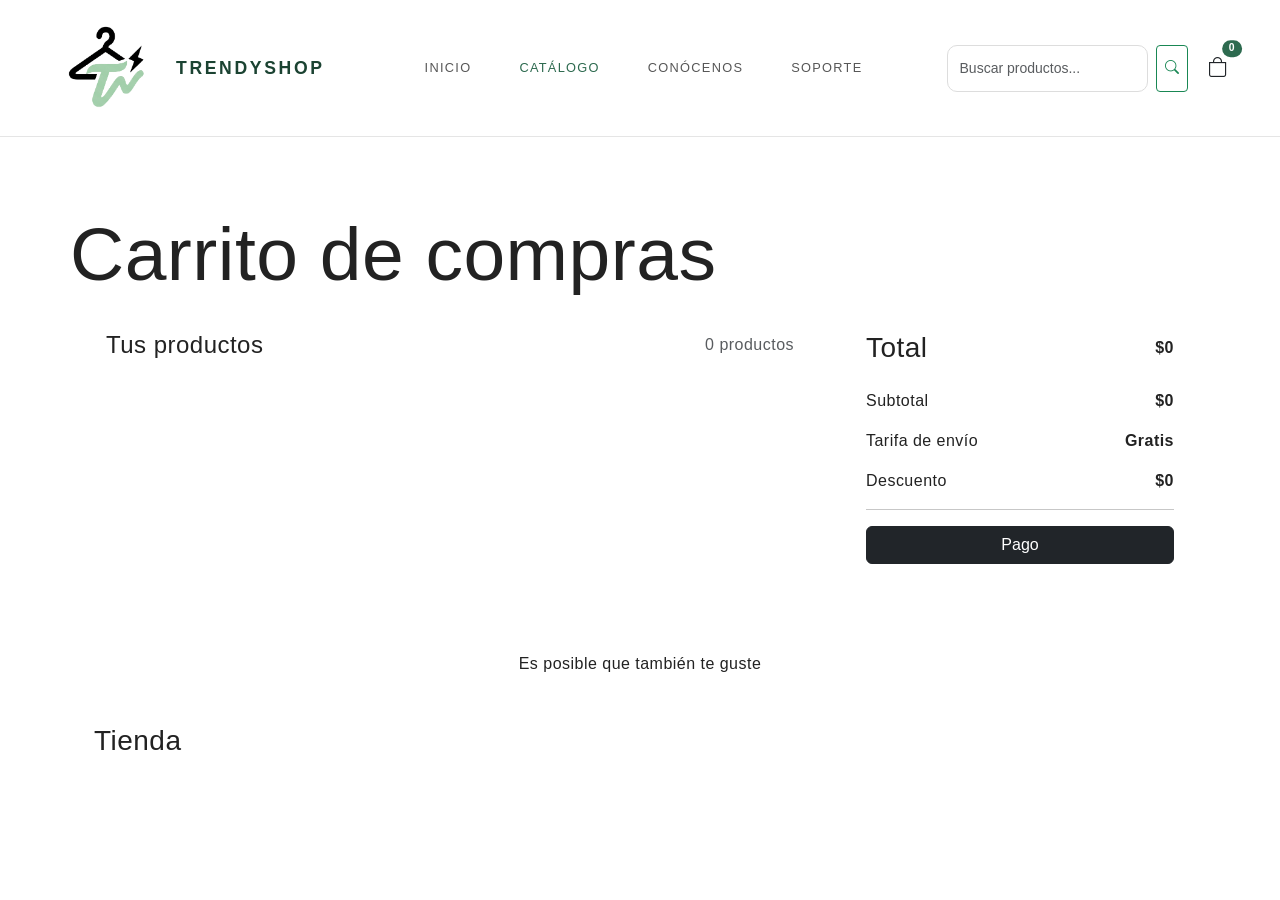
<file: Carrito.html>
<!DOCTYPE html>
<html lang="en">
<head>
    <meta name="viewport" content="width=device-width, initial-scale=1.0">
    
    <!-- Bootstrap CSS -->
    <link href="https://cdn.jsdelivr.net/npm/bootstrap@5.3.0/dist/css/bootstrap.min.css" rel="stylesheet">
    <!-- Iconos de Bootstrap para el carrito y redes sociales -->
    <link rel="stylesheet" href="https://cdn.jsdelivr.net/npm/bootstrap-icons@1.11.3/font/bootstrap-icons.min.css">
    <link rel="stylesheet" href="./css/style.css">
    <title>Tu Carrito</title>
</head>
<body>
    <body>
    <!-- NAVBAR -->
    <header>
        <nav class="navbar navbar-expand-lg navbar-light bg-white fixed-top border-bottom">
            <div class="container-fluid px-5">
                <a class="navbar-brand d-flex align-items-center gap-2" href="./index.html">
                    <img src="./assets/images/Logo.png" alt="Logo TrendyShop" height="35">
                    <span class="fw-bold">TrendyShop</span>
                </a>
                
                <div class="collapse navbar-collapse justify-content-center" id="navbarNav">
                    <ul class="navbar-nav gap-3">
                        <li class="nav-item"><a class="nav-link" href="./index.html">Inicio</a></li>
                        <li class="nav-item"><a class="nav-link active" href="./catalogo.html">Catálogo</a></li>
                        <li class="nav-item"><a class="nav-link" href="./quienes-somos.html">Conócenos</a></li>
                        <li class="nav-item"><a class="nav-link" href="./contactanos.html">Soporte</a></li>
                    </ul>
                </div>

                <div class="d-flex align-items-center gap-3">
                    <form class="d-flex" role="search">
                        <input class="form-control form-control-sm me-2" type="search" placeholder="Buscar productos..." aria-label="Search">
                        <button class="btn btn-outline-success btn-sm" type="submit"><i class="bi bi-search"></i></button>
                    </form>
                    
                    <a href="#" class="btn btn-outline-light position-relative p-1 text-dark">
                        <i class="bi bi-bag fs-5"></i>
                        <span id="carrito-contador" class="position-absolute top-0 start-100 translate-middle badge rounded-pill bg-success">0</span>
                    </a>
                </div>
            </div>
        </nav>
    </header>
<!-- MENÚ DE PASOS -->
  <section class="checkout-steps-wrapper">
    <div class="container">
      <div class="checkout-steps">

        <div class="step active">
          <span class="step-number">1</span>
          <span class="step-text">Carrito de compras</span>
        </div>

        <div class="step-line"></div>

        <div class="step">
          <span class="step-number">2</span>
          <span class="step-text">Pago</span>
        </div>

        <div class="step-line"></div>

        <div class="step">
          <span class="step-number">3</span>
          <span class="step-text">Opiniones</span>
        </div>

      </div>
    </div>
  </section>


 <main class="container my-5 pt-5 pagina-carrito">

  <h1 class="row">Carrito de compras</h1>

  <section class="row g-4">
    
    <!-- COLUMNA IZQUIERDA: PRODUCTOS -->
    <div class="col-12 col-lg-8">
      <div class="bloque-carrito p-4">

        <div class="d-flex justify-content-between align-items-center mb-4">
          <h2 class="h4 mb-0">Tus productos</h2>
          <span class="text-muted" id="cantidadProductosTexto">0 productos</span>
        </div>

        <!-- Aquí JS pinta los productos -->
        <div id="checkoutItems"></div>

      </div>
    </div>

    <!-- COLUMNA DERECHA: RESUMEN -->
    <div class="col-12 col-lg-4">
      <aside class="resumen-sticky">

        <div class="bloque-resumen p-4 mb-3">
          <div class="d-flex justify-content-between align-items-center mb-4">
            <h2 class="h3 mb-0">Total</h2>
            <strong class="total-destacado" id="checkoutTotal">$0</strong>
          </div>

          <div class="d-flex justify-content-between mb-3">
            <span>Subtotal</span>
            <strong id="checkoutSubtotal">$0</strong>
          </div>

          <div class="d-flex justify-content-between mb-3">
            <span>Tarifa de envío</span>
            <strong id="checkoutEnvio">Gratis</strong>
          </div>

          <div class="d-flex justify-content-between mb-3">
            <span>Descuento</span>
            <strong id="checkoutDescuento">$0</strong>
          </div>

          <hr>

          <!-- CUPÓN 
          <div class="cupon-box p-3 mb-3">
            <label for="couponInput" class="form-label fw-semibold mb-2">
              Cupón o descuento
            </label>

            <div class="d-flex gap-2">
              <input
                type="text"
                id="couponInput"
                class="form-control"
                placeholder="Escribe tu cupón"
              >
              <button id="applyCouponBtn" class="btn btn-outline-dark">
                Aplicar
              </button>
            </div>
        

            <small id="couponMessage" class="d-block mt-2 text-muted">
              Usa por ejemplo: <strong>DESCUENTO10</strong>
            </small>
          </div>
          -->

          <button id="finalizarCompraBtn" class="btn btn-dark w-100 btn-pagar">
            Pago
          </button>
        </div>

      </aside>
    </div>
  </section>




  <!-- RECOMENDADOS -->
  <section class="mt-5">
    <div class="titulo-recomendados text-center mb-4">
      <span>Es posible que también te guste</span>
    </div>
<main class="container my-5">
  <h1 class="h3 fw-normal mb-4">Tienda</h1>

  <!-- Aquí JS mete los productos -->
  <div class="row g-4" id="contenedor-productos"></div>
    <template id="molde-tarjeta">
    <div class="col-12 col-sm-6 col-md-4 col-lg-3">
      <div class="card h-100 border-0 position-relative tarjeta-producto">

        <span
          class="position-absolute top-0 start-0 bg-dark text-white px-2 py-1 m-2 fw-bold etiqueta-descuento"
          style="font-size: 0.75rem;"
        ></span>

        <div
          class="bg-light d-flex align-items-center justify-content-center p-3"
          style="height: 250px;"
        >
          <img
            src=""
            class="img-fluid object-fit-contain imagen-producto"
            alt=""
          >
        </div>

        <div class="card-body p-2 d-flex flex-column text-center">
          <h5 class="card-title h6 fw-semibold mb-1 text-dark text-truncate titulo-producto"></h5>

          <p class="card-text text-muted small mb-2 text-truncate descripcion-producto"></p>

          <div class="mt-auto">
            <p class="mb-2">
              <span class="fw-bold text-dark precio-producto"></span>
            </p>

            <button class="btn btn-add-cart w-100 py-2 border-0 rounded-0 btnAgregarC">
              Añadir Al Carrito
            </button>
          </div>
        </div>

      </div>
    </div>
  </template>

 
  </section>
</main>
</main>

<script src="https://cdn.jsdelivr.net/npm/bootstrap@5.3.3/dist/js/bootstrap.bundle.min.js"></script>
<script src="/js/productos.js"></script>
<script src="js/carrito.js"></script>
<script src="js/carrito-pagina.js"></script>
<script src="https://cdn.jsdelivr.net/npm/bootstrap@5.3.3/dist/js/bootstrap.bundle.min.js"></script>
<script src="https://cdn.jsdelivr.net/npm/@popperjs/core@2.11.8/dist/umd/popper.min.js"></script>
<script src="https://cdn.jsdelivr.net/npm/bootstrap@5.3.8/dist/js/bootstrap.min.js"></script>
<script src="https://cdn.jsdelivr.net/npm/bootstrap@5.3.8/dist/js/bootstrap.bundle.min.js"></script>

</body>
</html>
</file>
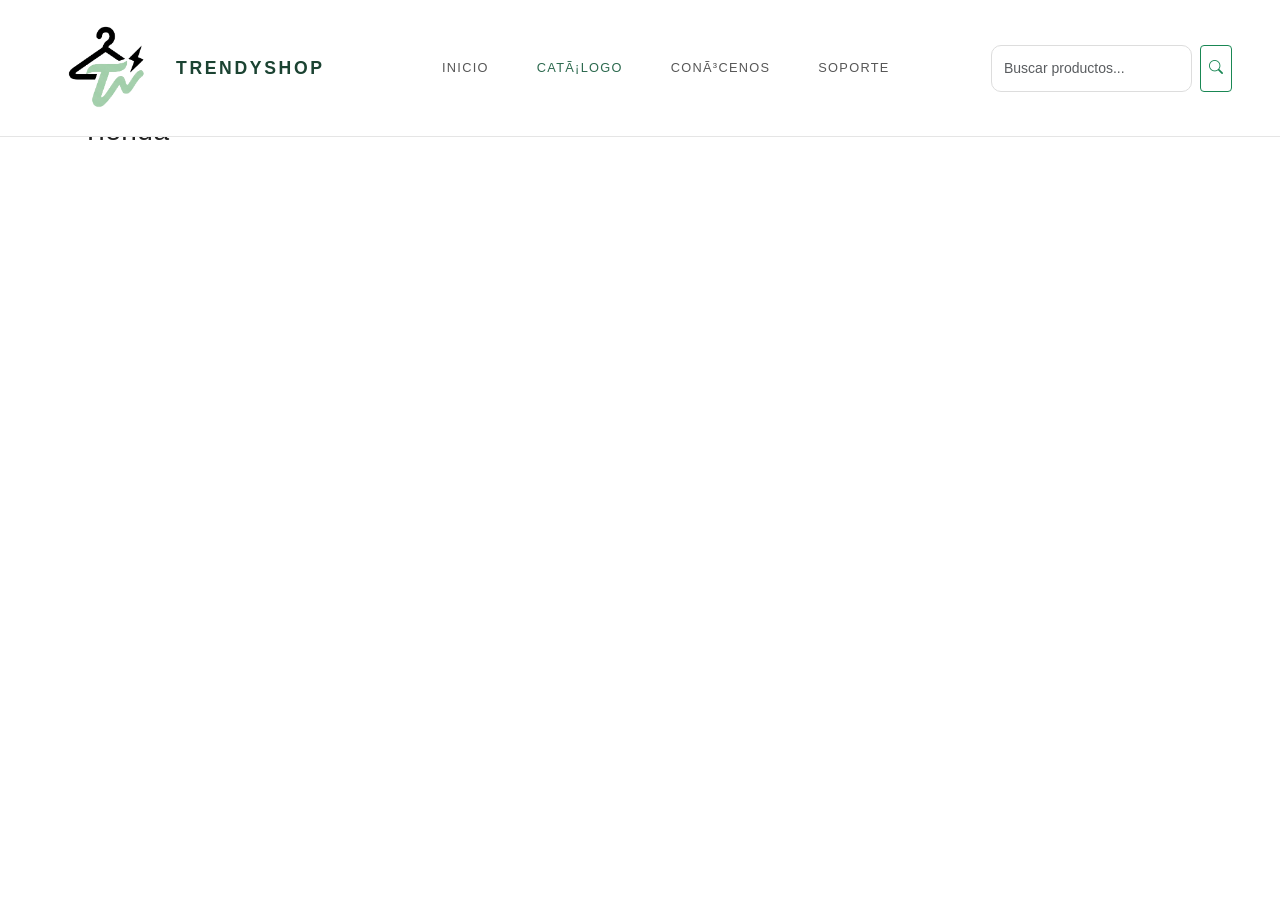
<file: catalogo.html>
<!doctype html>
<html lang="en">
  <head>
    <meta name="viewport" content="width=device-width, initial-scale=1.0">
    
    <!-- Bootstrap CSS -->
    <link href="https://cdn.jsdelivr.net/npm/bootstrap@5.3.0/dist/css/bootstrap.min.css" rel="stylesheet">
    <!-- Iconos de Bootstrap para el carrito y redes sociales -->
    <link rel="stylesheet" href="https://cdn.jsdelivr.net/npm/bootstrap-icons@1.11.3/font/bootstrap-icons.min.css">
    <link rel="stylesheet" href="./css/style.css">
    <title>Productos</title>
  </head>
  <body>
    <header>
      <nav
        class="navbar navbar-expand-lg navbar-light bg-white fixed-top border-bottom"
      >
        <div class="container-fluid px-5">
          <a
            class="navbar-brand d-flex align-items-center gap-2"
            href="./index.html"
          >
            <img
              src="./assets/images/Logo.png"
              alt="Logo TrendyShop"
              height="35"
            />
            <span class="fw-bold">TrendyShop</span>
          </a>

          <div
            class="collapse navbar-collapse justify-content-center"
            id="navbarNav"
          >
            <ul class="navbar-nav gap-3">
              <li class="nav-item">
                <a class="nav-link" href="./index.html">Inicio</a>
              </li>
              <li class="nav-item">
                <a class="nav-link active" href="./catalogo.html">Catálogo</a>
              </li>
              <li class="nav-item">
                <a class="nav-link" href="./quienes-somos.html">Conócenos</a>
              </li>
              <li class="nav-item">
                <a class="nav-link" href="./contactanos.html">Soporte</a>
              </li>
            </ul>
          </div>

          <div class="d-flex align-items-center gap-3">
            <form class="d-flex" role="search">
              <input
                class="form-control form-control-sm me-2"
                type="search"
                placeholder="Buscar productos..."
                aria-label="Search"
              />
              <button class="btn btn-outline-success btn-sm" type="submit">
                <i class="bi bi-search"></i>
              </button>
            </form>
          </div>
        </div>
      </nav>
    </header>

    <nav class="navbar bg-body-tertiary second-nav">
      <div class="container-fluid">
        <a class="navbar-brand" href="#"></a>

        <button
          class="navbar-toggler"
          type="button"
          data-bs-toggle="offcanvas"
          data-bs-target="#offcanvasNavbar"
          aria-controls="offcanvasNavbar"
          aria-label="Toggle navigation"
        >
          <a
            href="#"
            class="btn btn-outline-light position-relative p-1 text-dark"
          >
            <i class="bi bi-bag fs-5"></i>
            <span
              id="carrito-contador"
              class="position-absolute top-0 start-100 translate-middle badge rounded-pill bg-success"
            >
              0
            </span>
          </a>
        </button>

        <div
          class="offcanvas offcanvas-end"
          tabindex="-1"
          id="offcanvasNavbar"
          aria-labelledby="carritoCompras"
        >
          <div class="offcanvas-header">
            <h5 class="offcanvas-title" id="carritoCompras">Carrito</h5>

            <button
              type="button"
              class="btn-close"
              data-bs-dismiss="offcanvas"
              aria-label="Close"
            ></button>
          </div>

          <div class="offcanvas-body">
            <div id="cartItems"></div>

            <hr />

            <div class="d-flex justify-content-between">
              <strong>Total:</strong>
              <strong id="sumaTotal">$0</strong>
            </div>

            <button
              id="checkoutBtn"
              type="button"
              class="btn btn-outline-success w-100 mt-3"
            >
              IR A PAGAR
            </button>
          </div>
        </div>
      </div>
    </nav>
    <main class="container my-5">
      <h1 class="h3 fw-normal mb-4">Tienda</h1>

      <!-- Aquí JS mete los productos -->
      <div class="row g-4" id="contenedor-productos"></div>

      <!-- Molde invisible -->
      <template id="molde-tarjeta">
        <div class="col-12 col-sm-6 col-md-4 col-lg-3">
          <div class="card h-100 border-0 position-relative tarjeta-producto">
            <span
              class="position-absolute top-0 start-0 bg-dark text-white px-2 py-1 m-2 fw-bold etiqueta-descuento"
              style="font-size: 0.75rem"
            ></span>

            <div
              class="bg-light d-flex align-items-center justify-content-center p-3"
              style="height: 250px"
            >
              <img
                src=""
                class="img-fluid object-fit-contain imagen-producto"
                alt=""
              />
            </div>

            <div class="card-body p-2 d-flex flex-column text-center">
              <h5
                class="card-title h6 fw-semibold mb-1 text-dark text-truncate titulo-producto"
              ></h5>

              <p
                class="card-text text-muted small mb-2 text-truncate descripcion-producto"
              ></p>

              <div class="mt-auto">
                <p class="mb-2">
                  <span class="fw-bold text-dark precio-producto"></span>
                </p>

                <button
                  class="btn btn-outline-success w-100 py-2 rounded-0 btnAgregarC btn-add-cart"
                >
                  Añadir Al Carrito
                </button>
              </div>
            </div>
          </div>
        </div>
      </template>
    </main>

    <script src="/js/productos.js"></script>
    <script src="js/carrito.js"></script>
    <script src="https://cdn.jsdelivr.net/npm/bootstrap@5.3.3/dist/js/bootstrap.bundle.min.js"></script>
    <script
      src="https://cdn.jsdelivr.net/npm/@popperjs/core@2.11.8/dist/umd/popper.min.js"
      integrity="sha384-I7E8VVD/ismYTF4hNIPjVp/Zjvgyol6VFvRkX/vR+Vc4jQkC+hVqc2pM8ODewa9r"
      crossorigin="anonymous"
    ></script>
    <script
      src="https://cdn.jsdelivr.net/npm/bootstrap@5.3.8/dist/js/bootstrap.min.js"
      integrity="sha384-G/EV+4j2dNv+tEPo3++6LCgdCROaejBqfUeNjuKAiuXbjrxilcCdDz6ZAVfHWe1Y"
      crossorigin="anonymous"
    ></script>
    <script
      src="https://cdn.jsdelivr.net/npm/bootstrap@5.3.8/dist/js/bootstrap.bundle.min.js"
      integrity="sha384-FKyoEForCGlyvwx9Hj09JcYn3nv7wiPVlz7YYwJrWVcXK/BmnVDxM+D2scQbITxI"
      crossorigin="anonymous"
    ></script>
  </body>
</html>
</file>
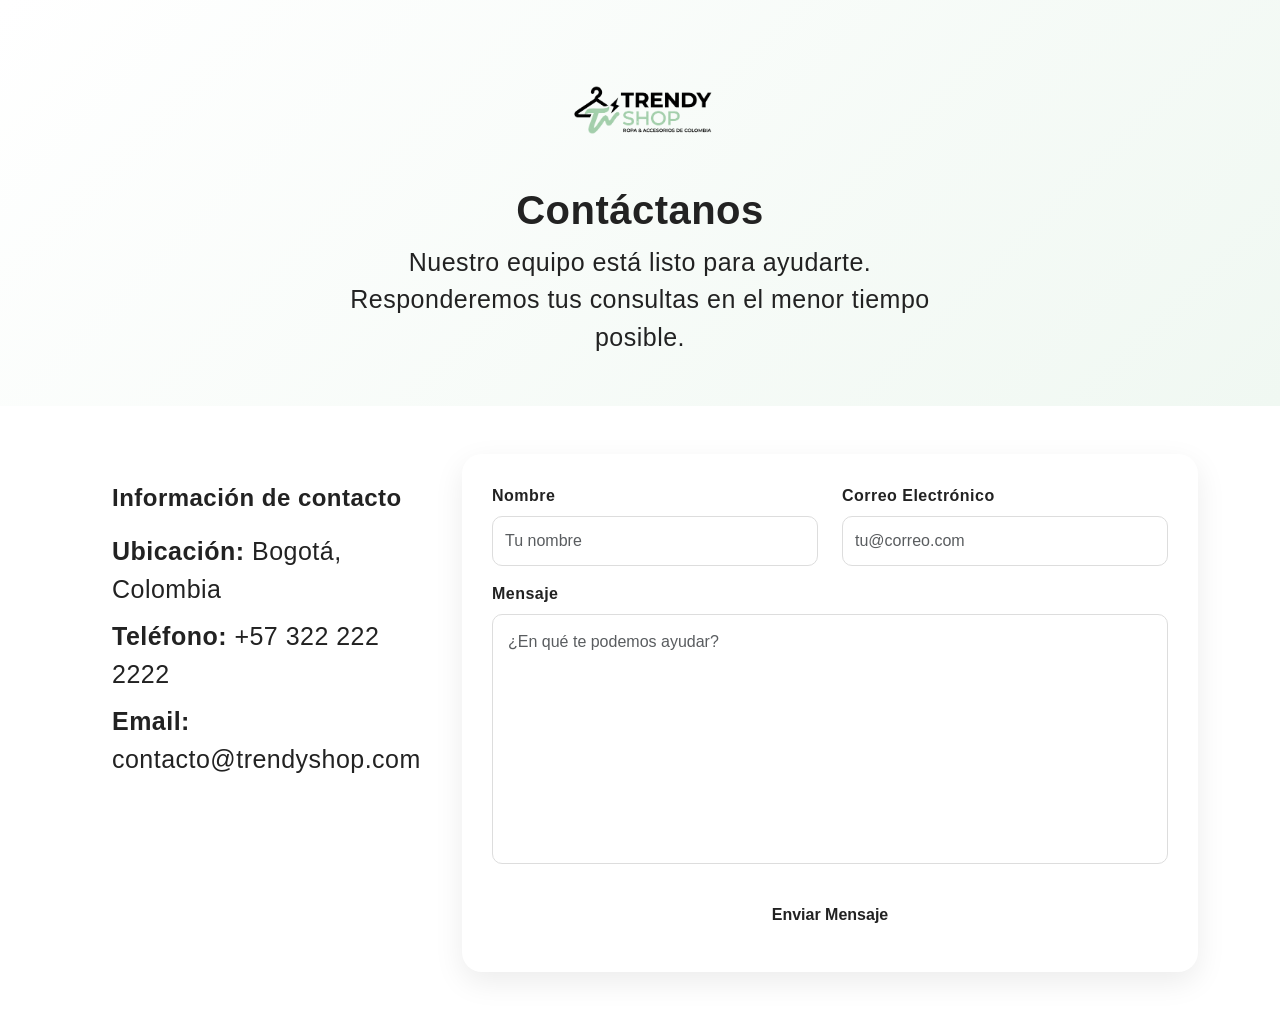
<file: contactanos.html>
<!DOCTYPE html>
<html lang="es">

<head>
    <meta charset="UTF-8" />
    <meta name="viewport" content="width=device-width, initial-scale=1.0" />
    <title>Contáctanos - TrendyShop</title>
    
    <link rel="preconnect" href="https://fonts.googleapis.com">
    <link rel="preconnect" href="https://fonts.gstatic.com" crossorigin>
    <link href="https://fonts.googleapis.com/css2?family=Poppins:wght@300;400;500;600;700&display=swap" rel="stylesheet">
    
    <link href="https://cdn.jsdelivr.net/npm/bootstrap@5.3.8/dist/css/bootstrap.min.css" rel="stylesheet">

    <link rel="stylesheet" href="./css/style.css">
</head>

<body>
    <header class="header-contacto"> 
        <img src="Logo 1 sin fondo.png" alt="Logo TrendyShop" class="hero-logo mb-3">
        <h1>Contáctanos</h1>
        <p>Nuestro equipo está listo para ayudarte. Responderemos tus consultas en el menor tiempo posible.</p>
    </header>
    
    <main class="container my-5">
        <div class="row g-4">
            
            <div class="col-md-4">
                <div class="info-contacto h-100">
                    <h2>Información de contacto</h2>
                    <p><strong>Ubicación:</strong> Bogotá, Colombia</p>
                    <p><strong>Teléfono:</strong> +57 322 222 2222</p>
                    <p><strong>Email:</strong> contacto@trendyshop.com</p>
                </div>
            </div>
            
            <div class="col-md-8">
                <div class="contact-form-container">
                    <form id="contactForm">
                        <div class="row">
                            <div class="col-md-6 mb-3 mb-md-0"> 
                                <label for="nombre" class="form-label fw-bold">Nombre</label> 
                                <input type="text" id="nombre" name="nombre" class="form-control" placeholder="Tu nombre">
                            </div>
                            <div class="col-md-6"> 
                                <label for="correo" class="form-label fw-bold">Correo Electrónico</label> 
                                <input type="email" id="correo" class="form-control" placeholder="tu@correo.com"> 
                            </div>
                        </div> 
                        
                        <label for="mensaje" class="form-label fw-bold mt-3">Mensaje</label> 
                        <textarea id="mensaje" class="form-control" placeholder="¿En qué te podemos ayudar?"></textarea> 
                        
                        <button type="submit" class="btn-custom mt-4">Enviar Mensaje</button>
                    </form>
                </div>
            </div>
            
        </div>
    </main>
</body>

</html>
</file>
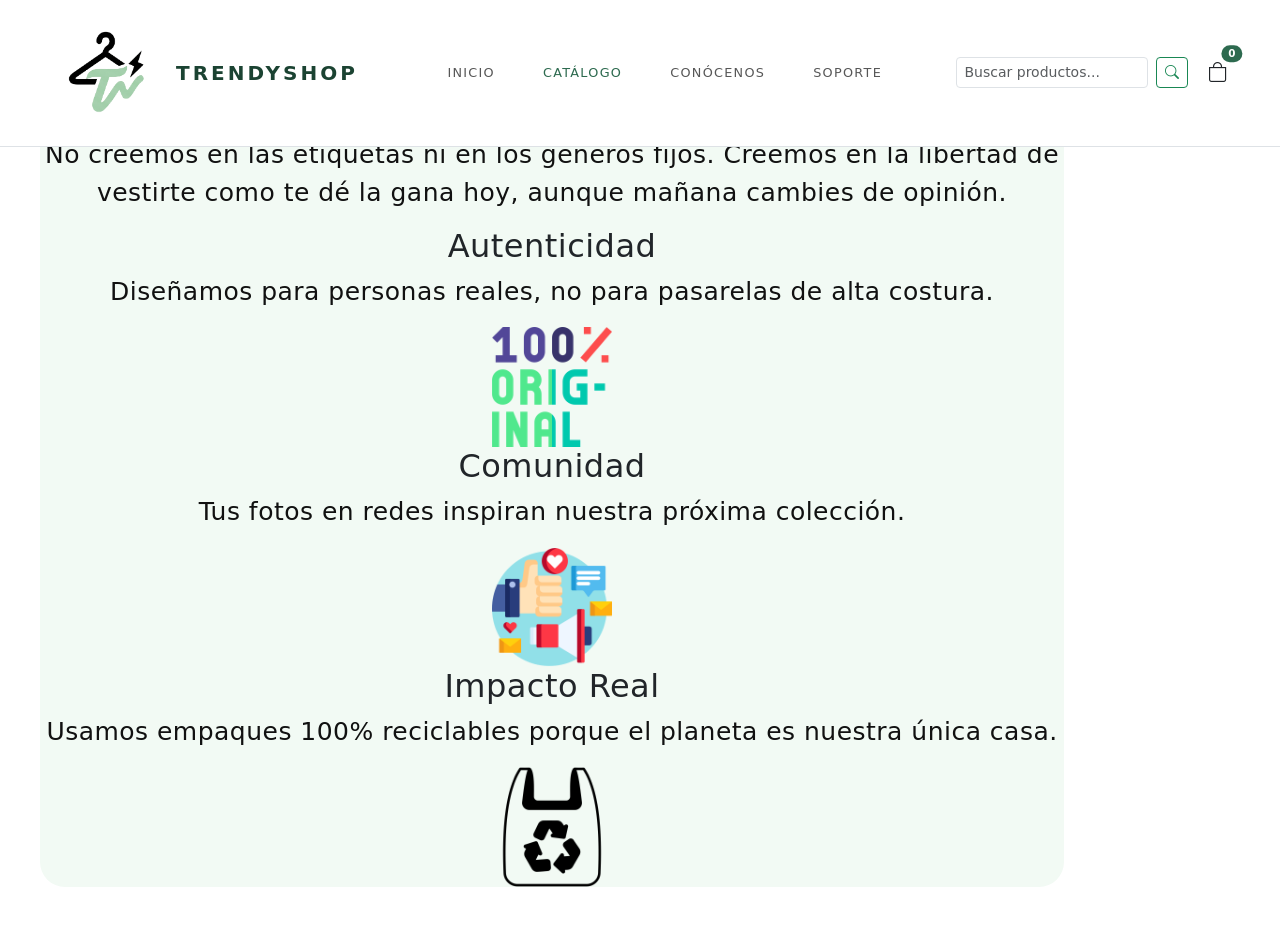
<file: quienes-somos.html>
<!doctype html>
<html lang="en">
  <head>
    <meta charset="UTF-8" />
    <meta name="viewport" content="width=device-width, initial-scale=1.0" />
    <title>TrendyShop</title>
    <link rel="stylesheet" href="./css/style.css" />
    <link rel="preconnect" href="https://fonts.googleapis.com" />
    <link rel="preconnect" href="https://fonts.gstatic.com" crossorigin />
     <!-- Bootstrap CSS -->
    <link href="https://cdn.jsdelivr.net/npm/bootstrap@5.3.0/dist/css/bootstrap.min.css" rel="stylesheet">
    <!-- Iconos de Bootstrap para el carrito y redes sociales -->
    <link rel="stylesheet" href="https://cdn.jsdelivr.net/npm/bootstrap-icons@1.11.3/font/bootstrap-icons.min.css">
    <link
      href="https://fonts.googleapis.com/css2?family=Poppins:ital,wght@0,400;0,500;0,700;1,500;1,700&display=swap"
      rel="stylesheet"
    />
  </head>
  <body>
    <!-- NAVBAR -->
    <header>
        <nav class="navbar navbar-expand-lg navbar-light bg-white fixed-top border-bottom">
            <div class="container-fluid px-5">
                <a class="navbar-brand d-flex align-items-center gap-2" href="./index.html">
                    <img src="./assets/images/Logo.png" alt="Logo TrendyShop" height="35">
                    <span class="fw-bold">TrendyShop</span>
                </a>
                
                <div class="collapse navbar-collapse justify-content-center" id="navbarNav">
                    <ul class="navbar-nav gap-3">
                        <li class="nav-item"><a class="nav-link" href="./index.html">Inicio</a></li>
                        <li class="nav-item"><a class="nav-link active" href="./catalogo.html">Catálogo</a></li>
                        <li class="nav-item"><a class="nav-link" href="./quienes-somos.html">Conócenos</a></li>
                        <li class="nav-item"><a class="nav-link" href="./contactanos.html">Soporte</a></li>
                    </ul>
                </div>

                <div class="d-flex align-items-center gap-3">
                    <form class="d-flex" role="search">
                        <input class="form-control form-control-sm me-2" type="search" placeholder="Buscar productos..." aria-label="Search">
                        <button class="btn btn-outline-success btn-sm" type="submit"><i class="bi bi-search"></i></button>
                    </form>
                    
                    <a href="#" class="btn btn-outline-light position-relative p-1 text-dark">
                        <i class="bi bi-bag fs-5"></i>
                        <span id="carrito-contador" class="position-absolute top-0 start-100 translate-middle badge rounded-pill bg-success">0</span>
                    </a>
                </div>
            </div>
        </nav>
    </header>

    <div style="margin-top: 80px;"></div>


    <div class="container1">
      <h1>LO QUE NOS MUEVE</h1>
      <p>
        No creemos en las etiquetas ni en los géneros fijos. Creemos en la
        libertad de vestirte como te dé la gana hoy, aunque mañana cambies de
        opinión.
      </p>
      <h2>Autenticidad</h2>
      <p>Diseñamos para personas reales, no para pasarelas de alta costura.</p>
      <img src="./assets/images/autenticidad.png" alt="icono 100% autentico">

      <h2>Comunidad</h2>
      <p>Tus fotos en redes inspiran nuestra próxima colección.</p>
      <img src="./assets/images/comunidad.png" alt="icono redes sociales">

      <h2>Impacto Real</h2>
      <p>
        Usamos empaques 100% reciclables porque el planeta es nuestra única
        casa.
      </p>
      <img src="./assets/images/impacto.png" alt="icono bolsa reciclable">
    </div>
  </body>
</html>
</file>
<file: css/style.css>
:root {
    --verde-oscuro: #2D6A4F;
    --verde-medio: #52B788;
    --azul-oscuro: #1B4332;
    --verde-claro: #F2FAF4;     
    --gris-borde: #E5E5E5;
    --texto-suave: #575757;
}

/* CONFIGURACIÓN GENERAL ESTILO MINIMALISTA */
body {
    font-family: -apple-system, BlinkMacSystemFont, "Segoe UI", Roboto, Helvetica, Arial, sans-serif;
    color: #222222;
    letter-spacing: 0.03em;
}

.tracking-wider {
    letter-spacing: 0.15em !important;
}

/*  SECCIÓN NAVBAR */
.navbar {
    background-color: #ffffff !important; 
    border-bottom: 1px solid var(--gris-borde) !important;
    padding: 0.5rem 0 !important;
    min-height: auto;
}

.navbar-brand {
    color: var(--azul-oscuro) !important;
    letter-spacing: 0.15em;
    text-transform: uppercase;
    font-size: 1.1rem;
    padding: 0;
}

HEAD
.navbar-brand img {
    object-fit: contain;
    transition: transform 0.2s ease;
}

/* Efecto sutil al pasar el mouse por el logo */
.navbar-brand:hover img {
    transform: scale(1.05);
}

.navbar .nav-link {
    color: var(--texto-suave) !important;
    font-size: 0.8rem;
    text-transform: uppercase;
    letter-spacing: 0.1em;
    font-weight: 500;
    padding: 0.25rem 1rem !important;
    transition: color 0.2s ease;
}

.navbar .nav-link:hover, 
.navbar .nav-link.active {
    color: var(--verde-oscuro) !important;
}

/* Icono del Carrito Minimalista */
.navbar .btn-outline-light {
    border: none;
    color: var(--azul-oscuro);
    font-size: 1.2rem;
}
.navbar .btn-outline-light:hover {
    background-color: transparent;
    color: var(--verde-medio);
}
#carrito-contador {
    background-color: var(--verde-oscuro) !important;
    font-size: 0.65rem;
}

/* HERO Y PROPUESTAS DE VALOR */
.hero-premium {
    background-color: var(--verde-claro);
    min-height: 70vh; 
    position: relative;
}

.hero-premium .content-box {
    background-color: rgba(255, 255, 255, 0.85); 
    backdrop-filter: blur(5px);
    border: 1px solid rgba(255, 255, 255, 0.5);
}

.btn-premium-dark {
    background-color: var(--azul-oscuro);
    color: #ffffff;
    text-transform: uppercase;
    letter-spacing: 0.15em;
    font-size: 0.8rem;
    font-weight: 600;
    padding: 0.9rem 2.5rem;
    border-radius: 0; 
    transition: all 0.3s ease;
    border: 1px solid var(--azul-oscuro);
}

.btn-premium-dark:hover {
    background-color: transparent;
    color: var(--azul-oscuro);
}

main .bi {
    color: var(--verde-oscuro) !important;
}
main h3 {
    font-size: 0.85rem !important;
    color: var(--azul-oscuro);
}

/* FOOTER*/
footer {
    background-color: #ffffff !important;
    border-top: 1px solid var(--gris-borde);
}

footer .header-links a {
    font-size: 0.75rem;
    font-weight: 500;
    color: var(--texto-suave) !important;
    transition: color 0.2s ease;
}

footer .header-links a:hover {
    color: var(--verde-oscuro) !important;
}

footer i {
    color: var(--azul-oscuro) !important;
    transition: color 0.2s ease;
}

footer i {
    color: var(--azul-oscuro) !important;
    transition: color 0.2s ease;
}

footer i:hover {
    color: var(--verde-medio) !important;
}

/* ==========================================================================
   ESTILOS COMPLEMENTARIOS PARA LA PÁGINA DE CONTACTO (RAMA FABIAN)
   ========================================================================== */

/* Estructura del Encabezado de Contacto */
.header-contacto {
    text-align: center;
    padding: 50px 20px;
    background: linear-gradient(135deg, #ffffff, #f0f8f2);
}

.hero-logo {
    width: 220px;
    max-width: 100%;
    height: auto;
}

.header-contacto h1 {
    font-size: 2.5rem;
    color: var(--dark);
    margin-bottom: 10px;
    font-weight: 600;
}

.header-contacto p {
    color: var(--gray);
    max-width: 600px;
    margin: 0 auto;
}

/* --- Información de Contacto --- */
.info-contacto {
    background: var(--primary);
    padding: 30px;
    border-radius: 20px;
    box-shadow: 0 10px 30px var(--shadow);
    border-top: 5px solid var(--primary-dark);
}

.info-contacto h2 {
    color: var(--dark);
    margin-bottom: 20px;
    font-size: 1.5rem;
    font-weight: 600;
}

.info-contacto p {
    color: var(--dark);
    margin-bottom: 10px;
}

/* --- Formulario --- */
.contact-form-container {
    background: var(--secondary);
    padding: 30px;
    border-radius: 20px;
    box-shadow: 0 10px 30px rgba(0,0,0,0.08);
}


.form-control {
    border-radius: 10px;
    border: 1px solid #ddd;
    padding: 12px;
}

.form-control:focus {
    outline: none;
    border-color: var(--primary);
    box-shadow: 0 0 10px rgba(169, 216, 176, 0.4);
}

#mensaje {
    width: 100%;
    min-height: 220px;
    resize: none;
}

/* --- Botón --- */
.btn-custom {
    width: 100%;
    background: var(--primary);
    color: var(--dark);
    border: none;
    padding: 15px;
    border-radius: 10px;
    font-size: 1rem;
    font-weight: 600;
    cursor: pointer;
    transition: 0.3s;
}

.btn-custom:hover {
    background: var(--primary-dark);
    transform: translateY(-2px);
}

.fila {
    display: flex;
    gap: 20px;
    margin-bottom: 20px;
}

.campo {
    flex: 1;
    display: flex;
    flex-direction: column;
}

#mensaje {
    width: 100%;
    height: 250px;
    padding: 15px;
    border-radius: 10px;
    border: 1px solid #ddd;
    resize: none;
}


/*pagina carrito*/
.checkout-steps-wrapper {
  background: white;
  padding: 35px 0;
  border-bottom: 1px solid var(--gris-borde);
}

.checkout-steps {
  display: flex;
  align-items: center;
  justify-content: center;
  gap: 24px;
}

.step {
  display: flex;
  align-items: center;
  gap: 12px;
  color: var(--texto-suave);
  white-space: nowrap;
  text-decoration: none;
}

.step.active {
  color: var(--azul-oscuro);
}

.step-number {
  width: 42px;
  height: 42px;
  border: 3px solid var(--gris-borde);
  border-radius: 12px;
  display: flex;
  align-items: center;
  justify-content: center;
  font-size: 26px;
  font-weight: 500;
  color: var(--texto-suave);
  background: white;
}

.step.active .step-number {
  background: var(--azul-oscuro);
  border-color: var(--azul-oscuro);
  color: white;
}

.step-text {
  font-size: 26px;
  font-weight: 400;
}

.step-line {
  width: 330px;
  height: 1px;
  background: var(--gris-borde);
    color: var(--dark);
}


/* Stylos quienes somos" */
.container1 {
    max-width: 1800px;
    width: 80%;
    height: 95%;
    background-color: var(--verde-claro);
    border-radius: 25px;
    text-align: center;
    margin: 40px;
}

h1 {
    font-family: -apple-system, BlinkMacSystemFont, "Segoe UI", Roboto, Helvetica, Arial, sans-serif;
    font-size: 75px;
}

h1:hover {
    color: var(--verde-medio);
    cursor: pointer;
}

h2 {
    font-size: 50px;
    color: #52B788;
}

h2 {
    animation: deslizar 1.5s ease-out forwards;
}

@keyframes deslizar {
    0% {
        opacity: 0;
        transform: translateY(-20px);
    }

    100% {
        opacity: 1;
        transform: translateY(0);
    }
}

p {
    font-size: 25px;
    color: #111111;
}

img {
    width: 120px;
    height: 120px;
}

@keyframes flotar {
    0% {
        transform: translateY(0);
    }

    50% {
        transform: translateY(-15px);

    }

    100% {
        transform: translateY(0);
    }
}

img {
    width: 120px;
    animation: flotar 3s ease-in-out infinite;
}

/*Fin stylos quenes somos*/
</file>
